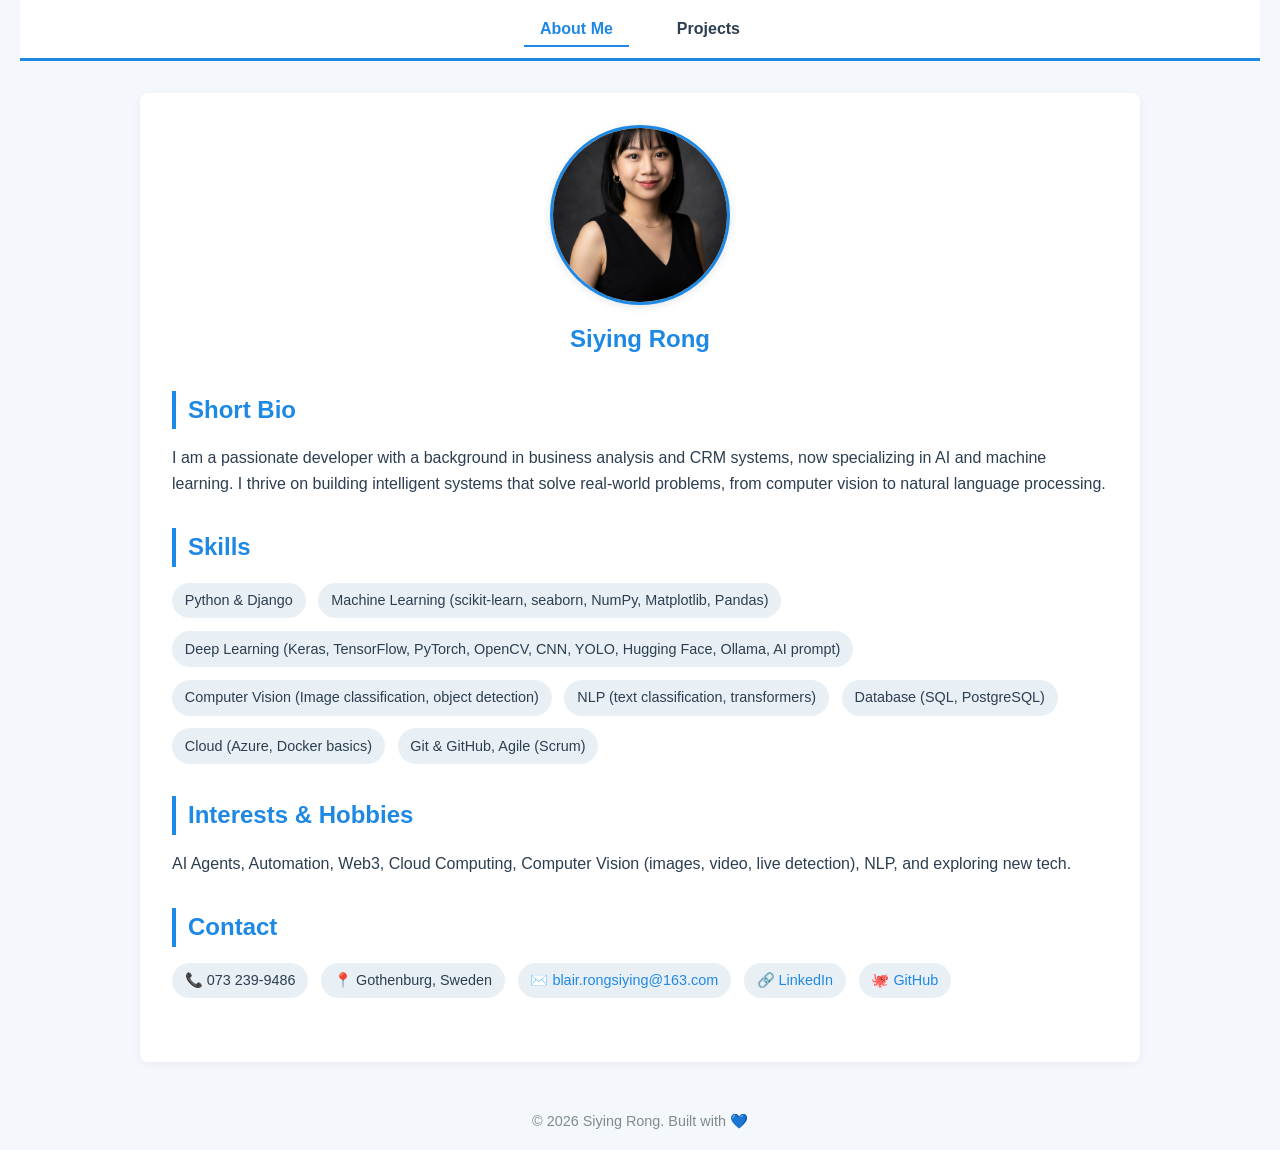
<file: 3.24_lab_myportfolio/index.html>
<!DOCTYPE html>
<html lang="en">
<head>
    <meta charset="UTF-8">
    <meta name="viewport" content="width=device-width, initial-scale=1.0">
    <title>Siying Rong | Portfolio</title>
    <link rel="stylesheet" href="style.css">
</head>
<body>
    <header>
        <nav>
            <ul>
                <li><a href="index.html" class="active">About Me</a></li>
                <li><a href="projects.html">Projects</a></li>
            </ul>
        </nav>
    </header>

    <main>
        <section class="about">
            <div class="profile">
                <img src="images/profile.jpg" alt="Siying Rong">
                <h1>Siying Rong</h1>
            </div>
            <div class="bio">
                <h2>Short Bio</h2>
                <p>I am a passionate developer with a background in business analysis and CRM systems, now specializing in AI and machine learning. I thrive on building intelligent systems that solve real-world problems, from computer vision to natural language processing.</p>
                <!-- You can replace this text with your own resume summary -->
            </div>
            <div class="skills">
                <h2>Skills</h2>
                <ul>
                    <li>Python & Django</li>
                    <li>Machine Learning (scikit-learn, seaborn, NumPy, Matplotlib, Pandas)</li>
                    <li>Deep Learning (Keras, TensorFlow, PyTorch, OpenCV, CNN, YOLO, Hugging Face, Ollama, AI prompt)</li>
                    <li>Computer Vision (Image classification, object detection)</li>
                    <li>NLP (text classification, transformers)</li>
                    <li>Database (SQL, PostgreSQL)</li>
                    <li>Cloud (Azure, Docker basics)</li>
                    <li>Git & GitHub, Agile (Scrum)</li>
                </ul>
            </div>
            <div class="interests">
                <h2>Interests & Hobbies</h2>
                <p>AI Agents, Automation, Web3, Cloud Computing, Computer Vision (images, video, live detection), NLP, and exploring new tech.</p>
            </div>
            <div class="contact">
                <h2>Contact</h2>
                <ul>
                    <li>📞 073 239-9486</li>
                    <li>📍 Gothenburg, Sweden</li>
                    <li>✉️ <a href="mailto:blair.rongsiying@163.com">blair.rongsiying@163.com</a></li>
                    <li>🔗 <a href="https://www.linkedin.com/in/siying-rong-83b732a4" target="_blank">LinkedIn</a></li>
                    <li>🐙 <a href="https://github.com/BlairRong" target="_blank">GitHub</a></li>
                </ul>
            </div>
        </section>
    </main>

    <footer>
        <p>© 2026 Siying Rong. Built with 💙</p>
    </footer>
</body>
</html>
</file>
<file: 3.24_lab_myportfolio/style.css>
/* style.css - Simple, professional, blue/white theme */

/* Reset & base */
* {
    margin: 0;
    padding: 0;
    box-sizing: border-box;
}

body {
    font-family: 'Segoe UI', Tahoma, Geneva, Verdana, sans-serif;
    line-height: 1.6;
    color: #2c3e50; /* dark blue-grey */
    background-color: #f4f7fc; /* light blue-ish background */
    padding: 0 20px;
}

/* Header & navigation */
header {
    background-color: #ffffff;
    border-bottom: 3px solid #1e88e5; /* blue accent */
    padding: 1rem 0;
    margin-bottom: 2rem;
}

nav ul {
    list-style: none;
    display: flex;
    justify-content: center;
    gap: 2rem;
}

nav a {
    text-decoration: none;
    color: #2c3e50;
    font-weight: 600;
    padding: 0.5rem 1rem;
    transition: color 0.3s;
}

nav a:hover,
nav a.active {
    color: #1e88e5;
    border-bottom: 2px solid #1e88e5;
}

/* Main content */
main {
    max-width: 1000px;
    margin: 0 auto;
    background: white;
    padding: 2rem;
    border-radius: 8px;
    box-shadow: 0 2px 10px rgba(0,0,0,0.05);
}

h1, h2, h3 {
    color: #1e88e5;
    margin-bottom: 1rem;
}

h2 {
    border-left: 4px solid #1e88e5;
    padding-left: 0.75rem;
}

/* About page sections */
.about .profile {
    text-align: center;
    margin-bottom: 2rem;
}

.about .profile img {
    width: 180px;
    height: 180px;
    object-fit: cover;
    border-radius: 50%;
    border: 3px solid #1e88e5;
    box-shadow: 0 2px 8px rgba(0,0,0,0.1);
}

.about h1 {
    margin-top: 0.5rem;
}

.bio, .skills, .interests, .contact {
    margin-bottom: 2rem;
}

.skills ul, .contact ul {
    list-style: none;
    display: flex;
    flex-wrap: wrap;
    gap: 0.8rem;
}

.skills li, .contact li {
    background: #e9f0f5;
    padding: 0.4rem 0.8rem;
    border-radius: 20px;
    font-size: 0.9rem;
}

.contact a {
    color: #1e88e5;
    text-decoration: none;
}

/* Projects page */
.projects h2 {
    margin-bottom: 1.5rem;
}

.project-card {
    background: #f9f9ff;
    border-left: 4px solid #1e88e5;
    margin-bottom: 2rem;
    padding: 1rem;
    border-radius: 6px;
    transition: transform 0.2s;
}

.project-card:hover {
    transform: translateX(5px);
}

.project-card img, .project-card video {
    max-width: 100%;
    height: auto;
    margin-top: 0.5rem;
    margin-bottom: 0.5rem;
    border-radius: 6px;
    border: 1px solid #ddd;
}

.project-description {
    margin-top: 0.5rem;
}

/* Footer */
footer {
    text-align: center;
    margin-top: 2rem;
    padding: 1rem;
    color: #7f8c8d;
    font-size: 0.9rem;
}

/* Responsive */
@media (max-width: 768px) {
    nav ul {
        flex-direction: column;
        align-items: center;
        gap: 1rem;
    }
    main {
        padding: 1rem;
    }
    .skills ul {
        flex-direction: column;
        align-items: flex-start;
    }
}
</file>
